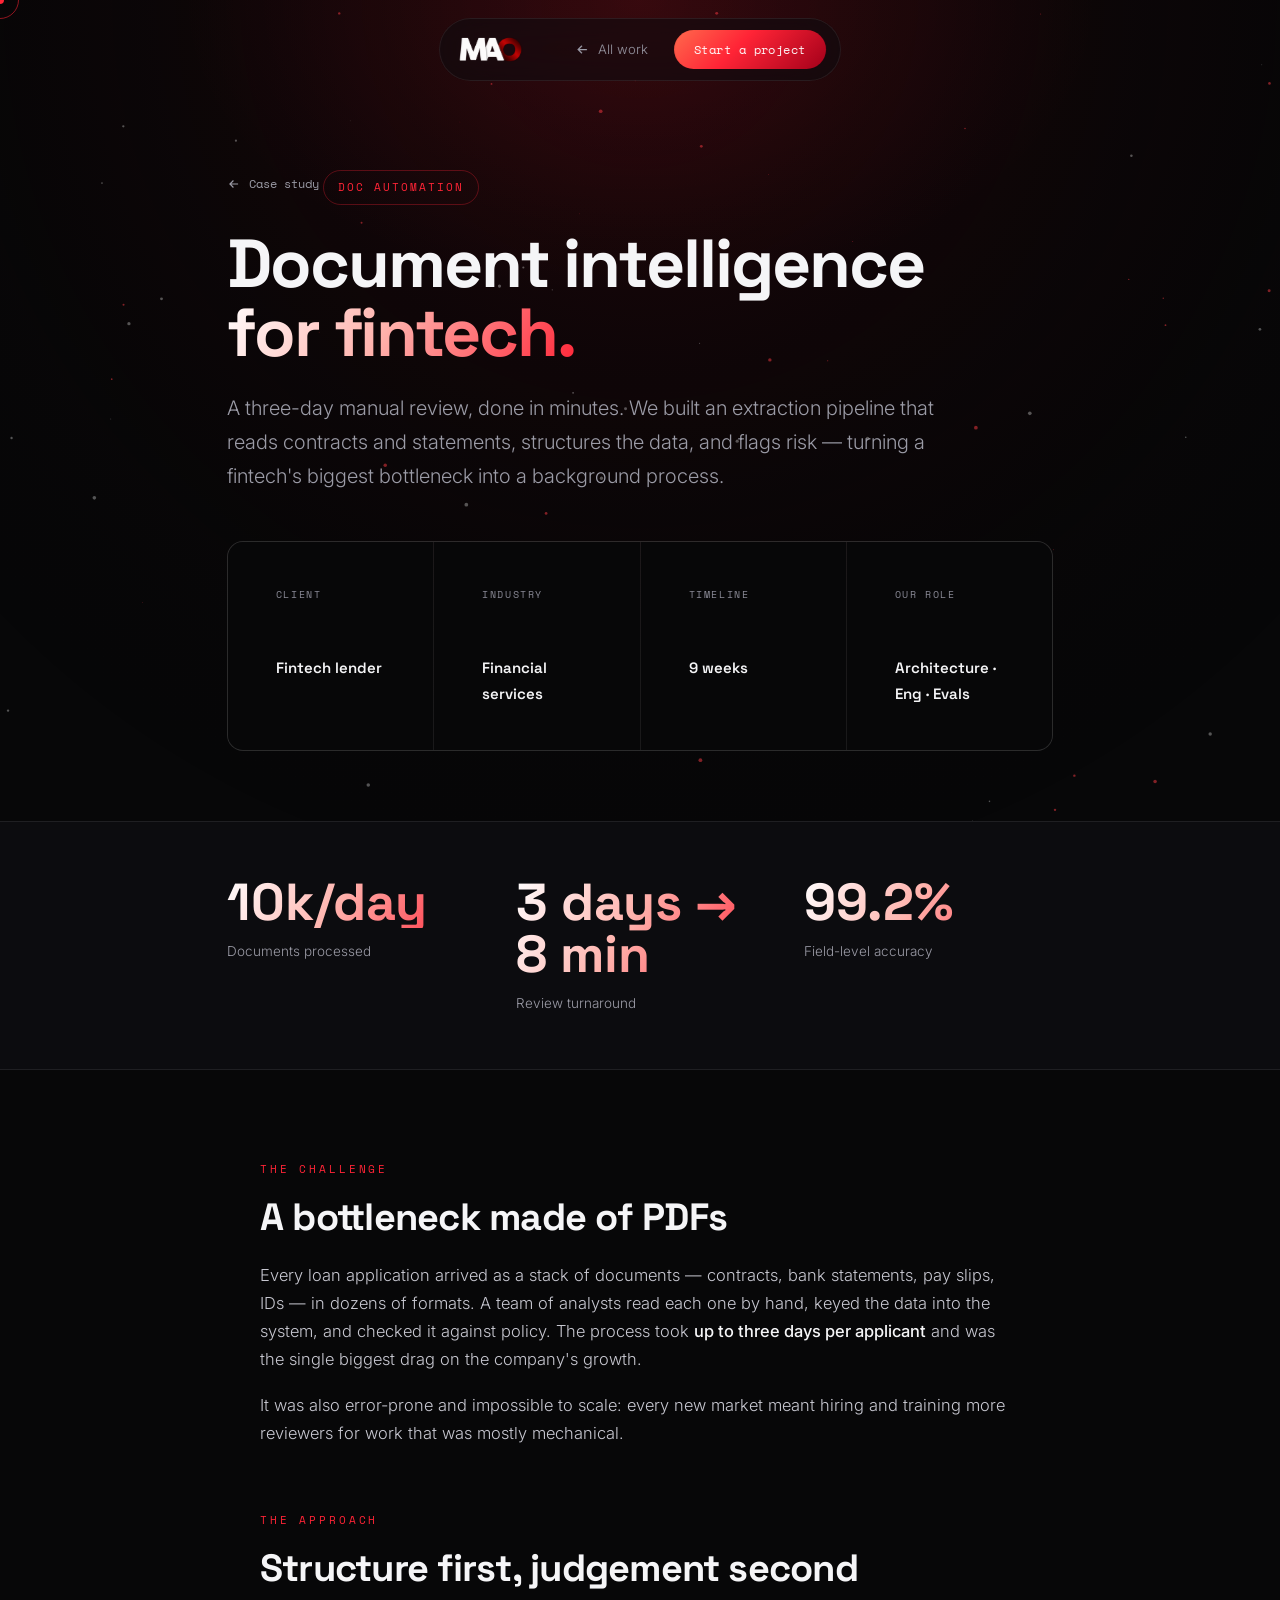
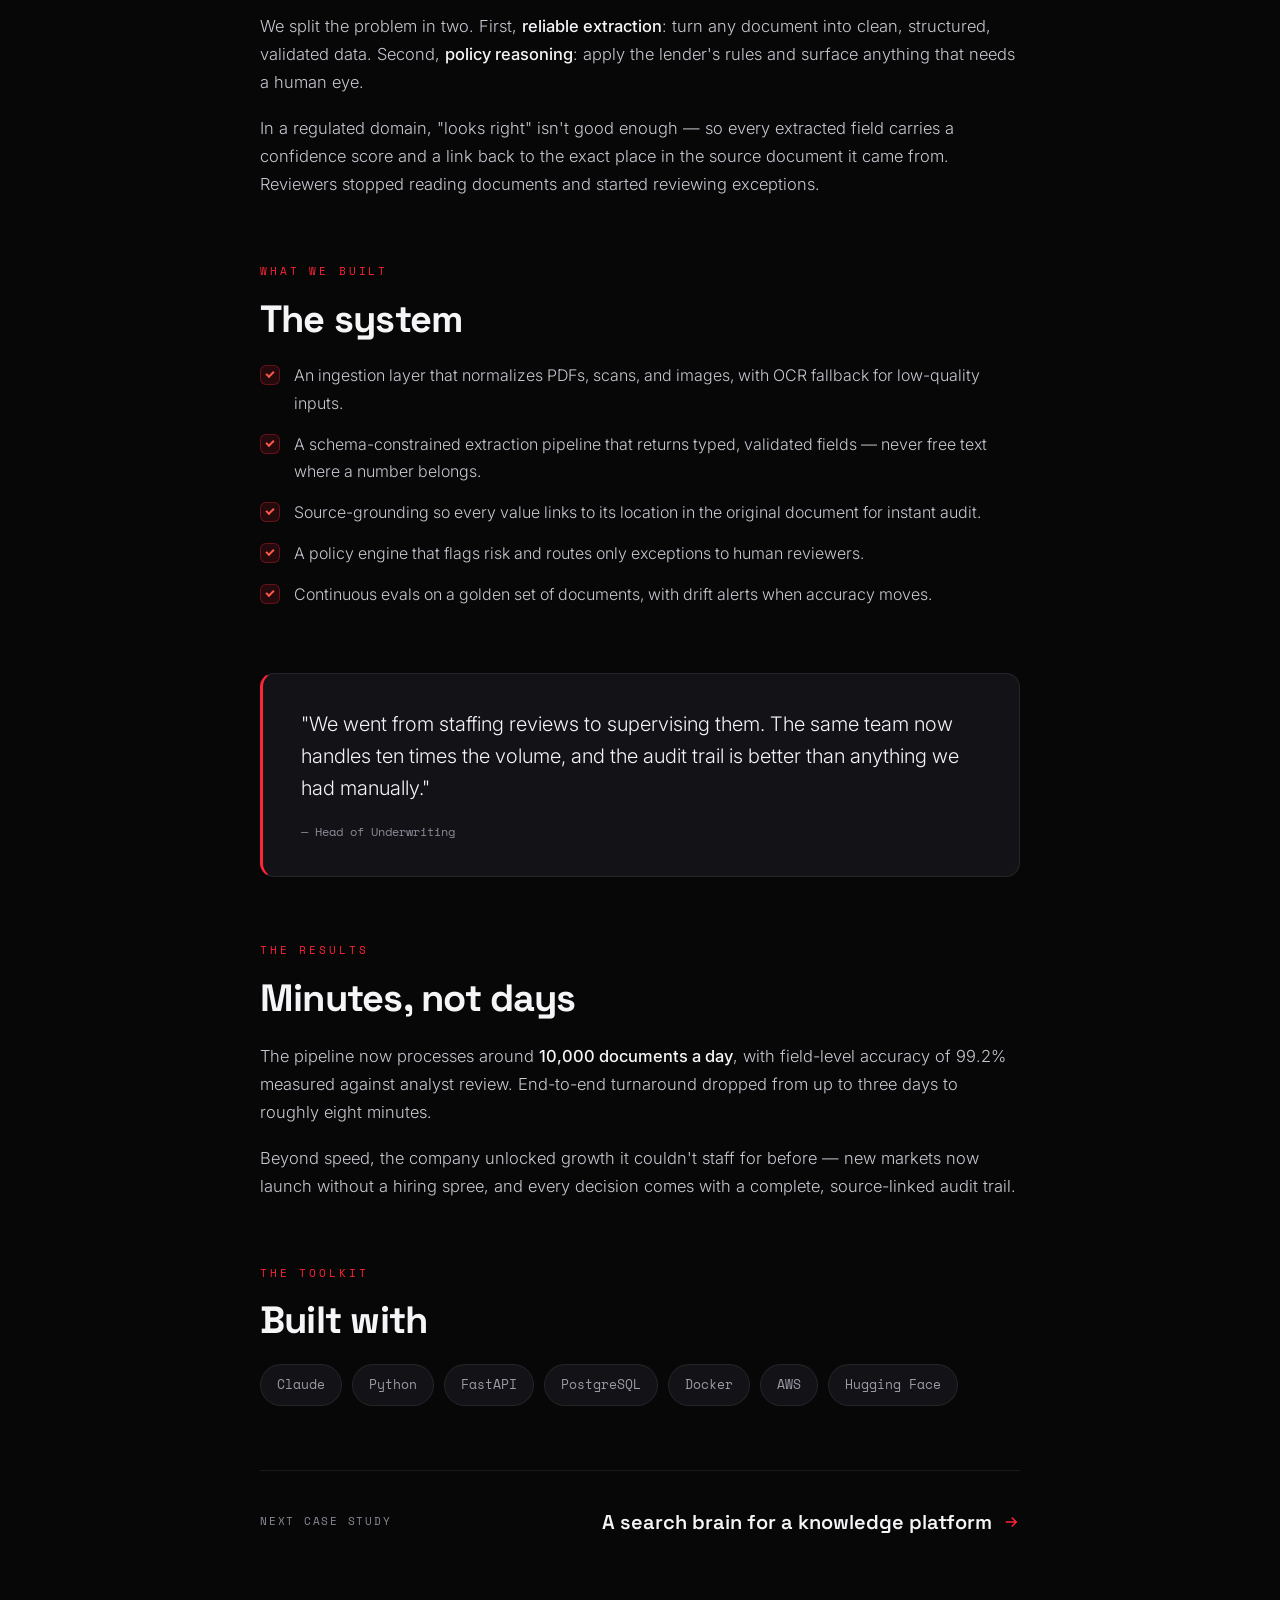
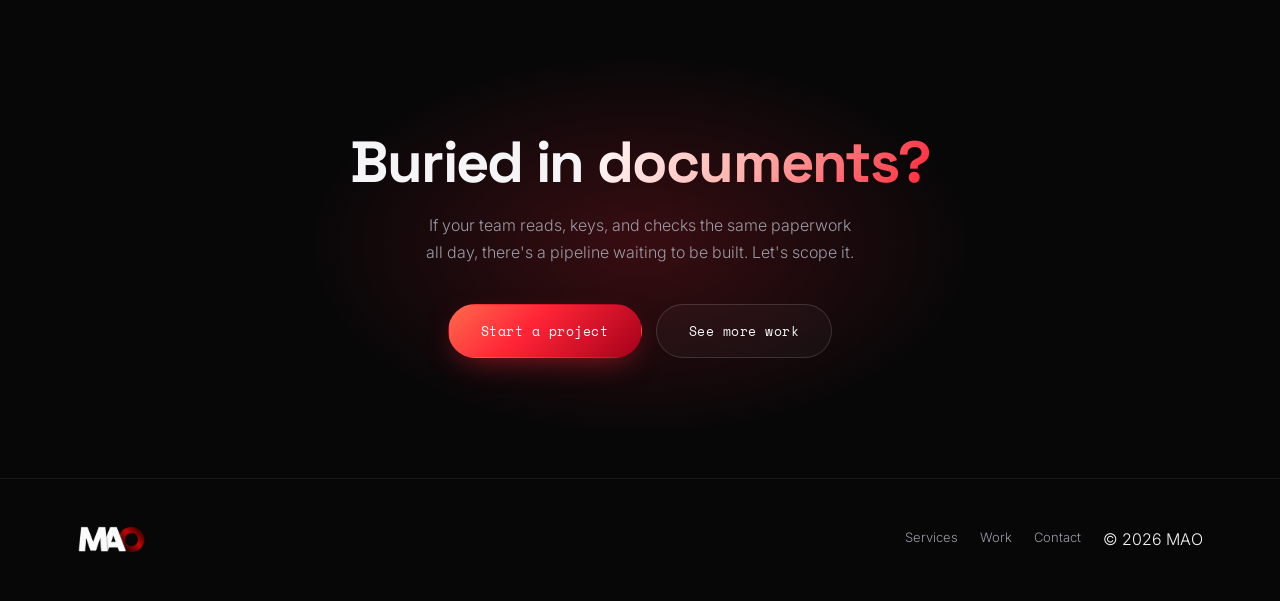
<file: work/document-intelligence.html>
<!DOCTYPE html>
<html lang="en">
<head>
<meta charset="UTF-8">
<meta name="viewport" content="width=device-width, initial-scale=1.0">
<title>Document Intelligence — MAO Case Study</title>
<meta name="description" content="How MAO built a document extraction pipeline that reads contracts and statements, structures the data, and flags risk — processing 10,000 documents a day.">
<meta name="theme-color" content="#070708">
<link rel="icon" type="image/png" href="../assets/mao-logo.png">
<link rel="preconnect" href="https://fonts.googleapis.com">
<link rel="preconnect" href="https://fonts.gstatic.com" crossorigin>
<link href="https://fonts.googleapis.com/css2?family=Space+Grotesk:wght@400;500;600;700&family=Inter:wght@300;400;500;600&family=Space+Mono:wght@400;700&display=swap" rel="stylesheet">
<link rel="stylesheet" href="../assets/case.css">
</head>
<body>
<a class="skip-link" href="#main">Skip to content</a>
<div id="cursor" aria-hidden="true"></div>
<div id="cursor-ring" aria-hidden="true"></div>
<div id="progress" aria-hidden="true"></div>

<nav aria-label="Primary">
  <a class="nav-logo" href="../index.html" aria-label="MAO home"><img src="../assets/mao-logo.png" alt=""></a>
  <span class="nav-spacer"></span>
  <a class="nav-back" href="../index.html#work"><svg viewBox="0 0 24 24"><path d="M19 12H5M11 18l-6-6 6-6"/></svg>All work</a>
  <button class="nav-cta" onclick="location.href='../index.html#cta'">Start a project</button>
</nav>

<main id="main">
  <header class="case-hero">
    <canvas id="case-fx" aria-hidden="true"></canvas>
    <div class="wrap">
      <a class="crumb" href="../index.html#work"><svg viewBox="0 0 24 24"><path d="M19 12H5M11 18l-6-6 6-6"/></svg>Case study</a>
      <span class="case-tag">DOC AUTOMATION</span>
      <h1 class="case-h1">Document intelligence <span class="grad">for fintech.</span></h1>
      <p class="case-sum">A three-day manual review, done in minutes. We built an extraction pipeline that reads contracts and statements, structures the data, and flags risk — turning a fintech's biggest bottleneck into a background process.</p>
      <div class="case-meta">
        <div><div class="k">Client</div><div class="v">Fintech lender</div></div>
        <div><div class="k">Industry</div><div class="v">Financial services</div></div>
        <div><div class="k">Timeline</div><div class="v">9 weeks</div></div>
        <div><div class="k">Our role</div><div class="v">Architecture · Eng · Evals</div></div>
      </div>
    </div>
  </header>

  <section class="metric-band" aria-label="Outcomes">
    <div class="wrap">
      <div class="metric"><div class="num">10k/day</div><div class="cap">Documents processed</div></div>
      <div class="metric"><div class="num">3 days → 8 min</div><div class="cap">Review turnaround</div></div>
      <div class="metric"><div class="num">99.2%</div><div class="cap">Field-level accuracy</div></div>
    </div>
  </section>

  <div class="case-body">
    <section class="case-section">
      <span class="label">THE CHALLENGE</span>
      <h2>A bottleneck made of PDFs</h2>
      <p>Every loan application arrived as a stack of documents — contracts, bank statements, pay slips, IDs — in dozens of formats. A team of analysts read each one by hand, keyed the data into the system, and checked it against policy. The process took <strong>up to three days per applicant</strong> and was the single biggest drag on the company's growth.</p>
      <p>It was also error-prone and impossible to scale: every new market meant hiring and training more reviewers for work that was mostly mechanical.</p>
    </section>

    <section class="case-section">
      <span class="label">THE APPROACH</span>
      <h2>Structure first, judgement second</h2>
      <p>We split the problem in two. First, <strong>reliable extraction</strong>: turn any document into clean, structured, validated data. Second, <strong>policy reasoning</strong>: apply the lender's rules and surface anything that needs a human eye.</p>
      <p>In a regulated domain, "looks right" isn't good enough — so every extracted field carries a confidence score and a link back to the exact place in the source document it came from. Reviewers stopped reading documents and started reviewing exceptions.</p>
    </section>

    <section class="case-section">
      <span class="label">WHAT WE BUILT</span>
      <h2>The system</h2>
      <ul class="feature-list">
        <li>An ingestion layer that normalizes PDFs, scans, and images, with OCR fallback for low-quality inputs.</li>
        <li>A schema-constrained extraction pipeline that returns typed, validated fields — never free text where a number belongs.</li>
        <li>Source-grounding so every value links to its location in the original document for instant audit.</li>
        <li>A policy engine that flags risk and routes only exceptions to human reviewers.</li>
        <li>Continuous evals on a golden set of documents, with drift alerts when accuracy moves.</li>
      </ul>
    </section>

    <div class="pullquote">
      <p>"We went from staffing reviews to supervising them. The same team now handles ten times the volume, and the audit trail is better than anything we had manually."</p>
      <div class="by">— Head of Underwriting</div>
    </div>

    <section class="case-section">
      <span class="label">THE RESULTS</span>
      <h2>Minutes, not days</h2>
      <p>The pipeline now processes around <strong>10,000 documents a day</strong>, with field-level accuracy of 99.2% measured against analyst review. End-to-end turnaround dropped from up to three days to roughly eight minutes.</p>
      <p>Beyond speed, the company unlocked growth it couldn't staff for before — new markets now launch without a hiring spree, and every decision comes with a complete, source-linked audit trail.</p>
    </section>

    <section class="case-section">
      <span class="label">THE TOOLKIT</span>
      <h2>Built with</h2>
      <div class="tech-chips"><span>Claude</span><span>Python</span><span>FastAPI</span><span>PostgreSQL</span><span>Docker</span><span>AWS</span><span>Hugging Face</span></div>
    </section>

    <nav class="case-next" aria-label="More work">
      <span class="nx-k">NEXT CASE STUDY</span>
      <a href="knowledge-search.html">A search brain for a knowledge platform <svg viewBox="0 0 24 24"><path d="M5 12h14M13 6l6 6-6 6"/></svg></a>
    </nav>
  </div>
</main>

<section class="cta-strip">
  <div class="in">
    <h2>Buried in <span class="grad">documents?</span></h2>
    <p>If your team reads, keys, and checks the same paperwork all day, there's a pipeline waiting to be built. Let's scope it.</p>
    <div class="cta-btns">
      <button class="btn btn-primary" onclick="location.href='../index.html#cta'">Start a project</button>
      <button class="btn btn-ghost" onclick="location.href='../index.html#work'">See more work</button>
    </div>
  </div>
</section>

<footer>
  <a class="l" href="../index.html" aria-label="MAO home"><img src="../assets/mao-logo.png" alt="MAO"></a>
  <div class="r">
    <a href="../index.html#services">Services</a>
    <a href="../index.html#work">Work</a>
    <a href="mailto:hello@mao-webs.com">Contact</a>
    <span>© <span data-year>2026</span> MAO</span>
  </div>
</footer>

<script src="../assets/case.js"></script>
</body>
</html>
</file>
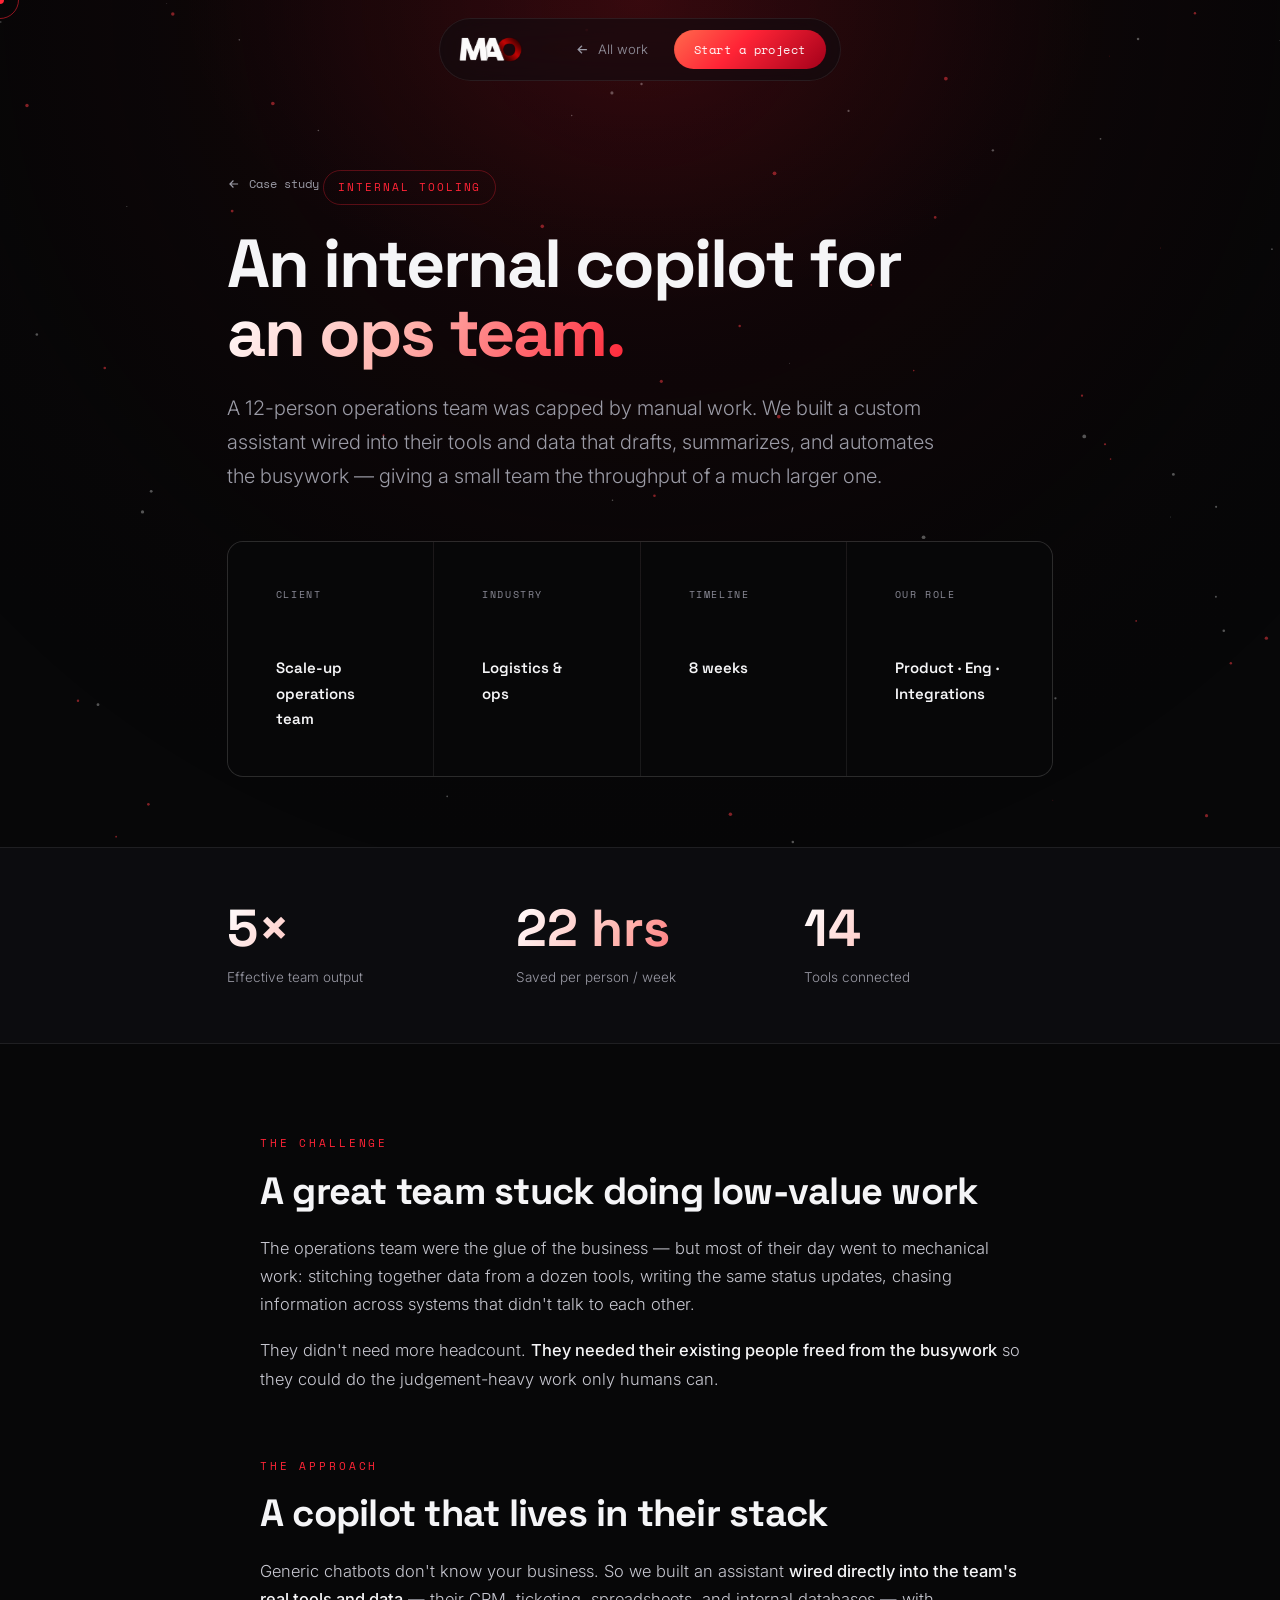
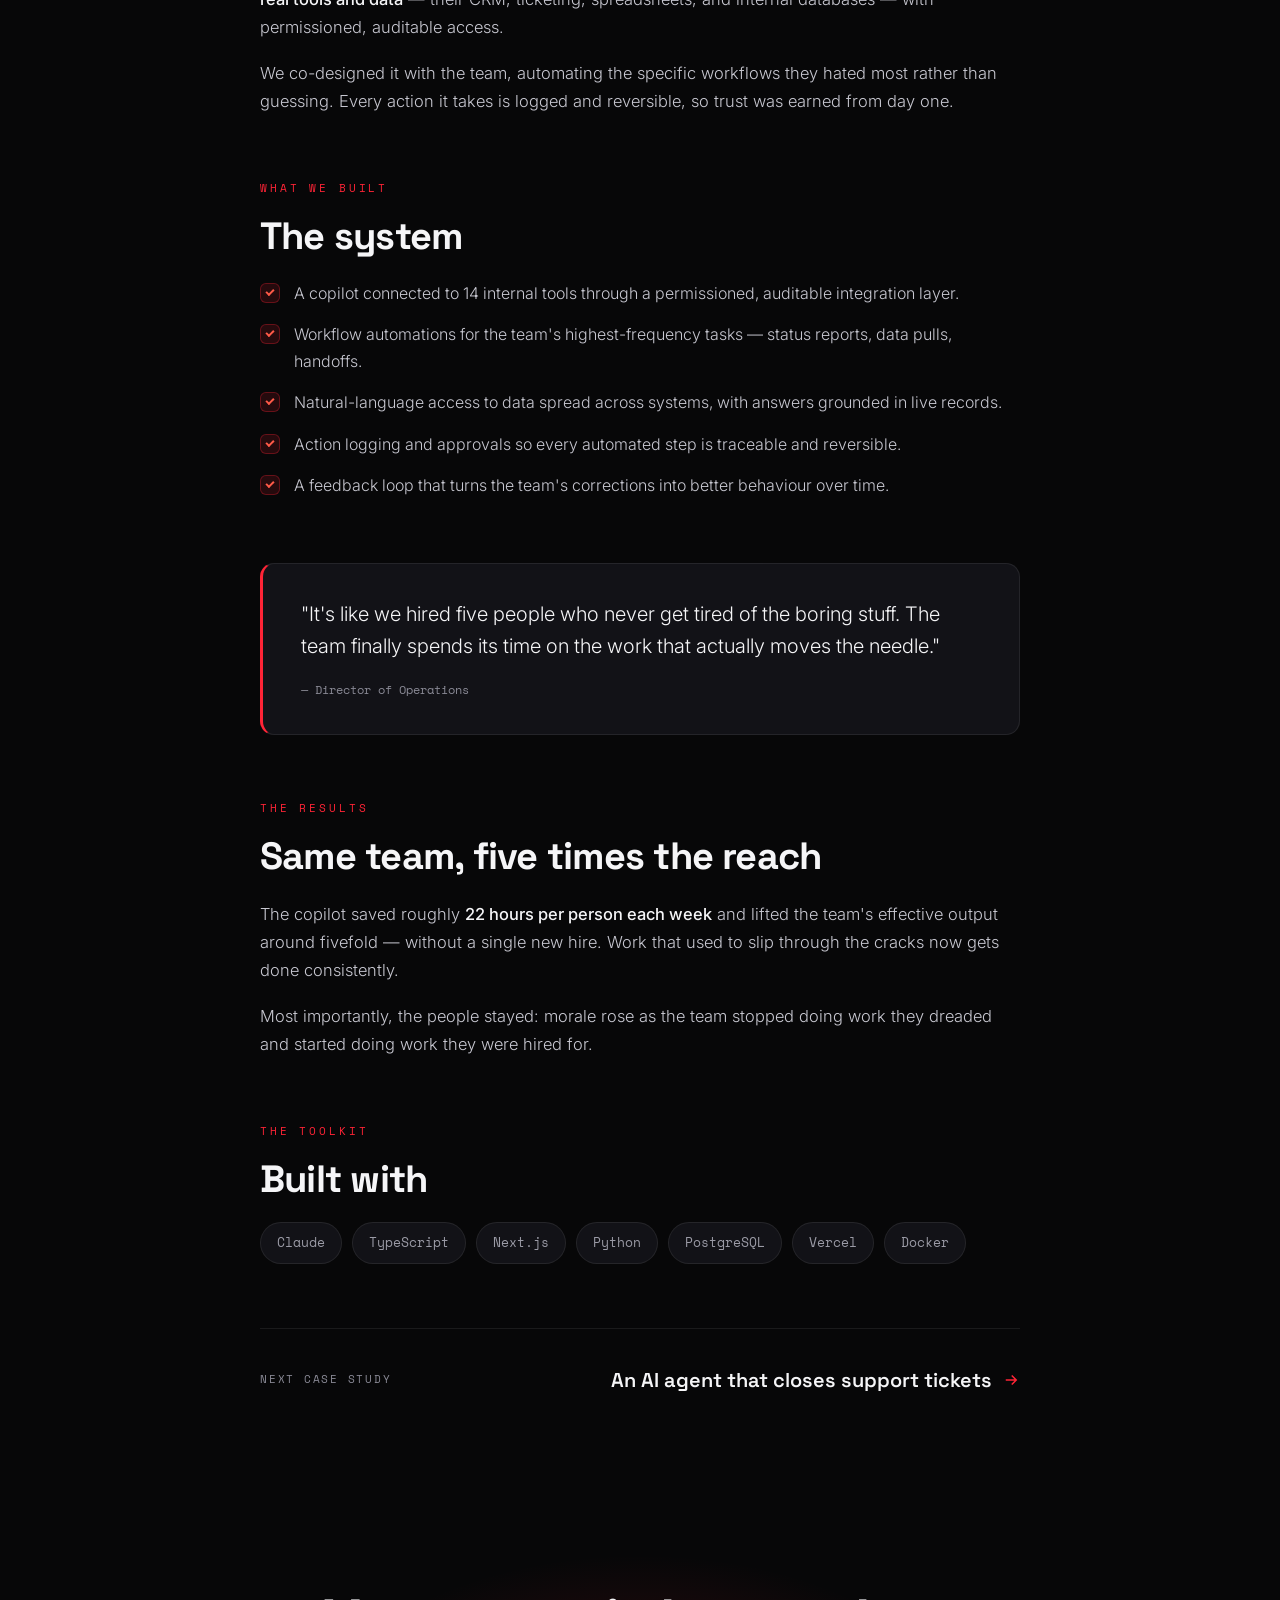
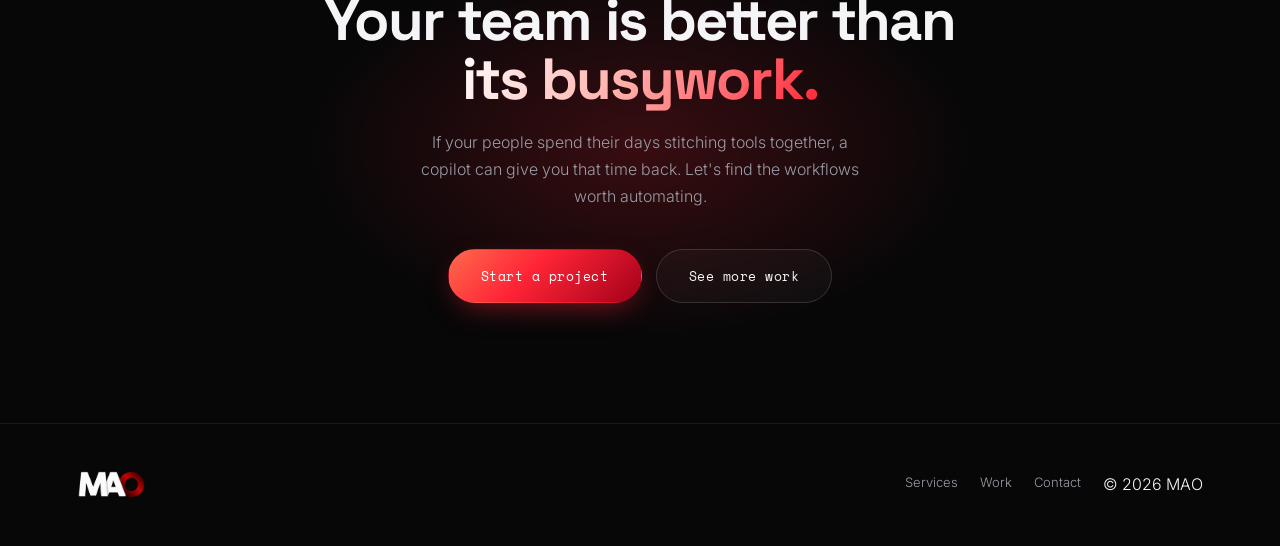
<file: work/internal-copilot.html>
<!DOCTYPE html>
<html lang="en">
<head>
<meta charset="UTF-8">
<meta name="viewport" content="width=device-width, initial-scale=1.0">
<title>Internal Copilot — MAO Case Study</title>
<meta name="description" content="How MAO built a custom internal copilot wired into an ops team's tools and data — giving a 12-person team the output of a much larger one.">
<meta name="theme-color" content="#070708">
<link rel="icon" type="image/png" href="../assets/mao-logo.png">
<link rel="preconnect" href="https://fonts.googleapis.com">
<link rel="preconnect" href="https://fonts.gstatic.com" crossorigin>
<link href="https://fonts.googleapis.com/css2?family=Space+Grotesk:wght@400;500;600;700&family=Inter:wght@300;400;500;600&family=Space+Mono:wght@400;700&display=swap" rel="stylesheet">
<link rel="stylesheet" href="../assets/case.css">
</head>
<body>
<a class="skip-link" href="#main">Skip to content</a>
<div id="cursor" aria-hidden="true"></div>
<div id="cursor-ring" aria-hidden="true"></div>
<div id="progress" aria-hidden="true"></div>

<nav aria-label="Primary">
  <a class="nav-logo" href="../index.html" aria-label="MAO home"><img src="../assets/mao-logo.png" alt=""></a>
  <span class="nav-spacer"></span>
  <a class="nav-back" href="../index.html#work"><svg viewBox="0 0 24 24"><path d="M19 12H5M11 18l-6-6 6-6"/></svg>All work</a>
  <button class="nav-cta" onclick="location.href='../index.html#cta'">Start a project</button>
</nav>

<main id="main">
  <header class="case-hero">
    <canvas id="case-fx" aria-hidden="true"></canvas>
    <div class="wrap">
      <a class="crumb" href="../index.html#work"><svg viewBox="0 0 24 24"><path d="M19 12H5M11 18l-6-6 6-6"/></svg>Case study</a>
      <span class="case-tag">INTERNAL TOOLING</span>
      <h1 class="case-h1">An internal copilot for <span class="grad">an ops team.</span></h1>
      <p class="case-sum">A 12-person operations team was capped by manual work. We built a custom assistant wired into their tools and data that drafts, summarizes, and automates the busywork — giving a small team the throughput of a much larger one.</p>
      <div class="case-meta">
        <div><div class="k">Client</div><div class="v">Scale-up operations team</div></div>
        <div><div class="k">Industry</div><div class="v">Logistics &amp; ops</div></div>
        <div><div class="k">Timeline</div><div class="v">8 weeks</div></div>
        <div><div class="k">Our role</div><div class="v">Product · Eng · Integrations</div></div>
      </div>
    </div>
  </header>

  <section class="metric-band" aria-label="Outcomes">
    <div class="wrap">
      <div class="metric"><div class="num">5×</div><div class="cap">Effective team output</div></div>
      <div class="metric"><div class="num">22 hrs</div><div class="cap">Saved per person / week</div></div>
      <div class="metric"><div class="num">14</div><div class="cap">Tools connected</div></div>
    </div>
  </section>

  <div class="case-body">
    <section class="case-section">
      <span class="label">THE CHALLENGE</span>
      <h2>A great team stuck doing low-value work</h2>
      <p>The operations team were the glue of the business — but most of their day went to mechanical work: stitching together data from a dozen tools, writing the same status updates, chasing information across systems that didn't talk to each other.</p>
      <p>They didn't need more headcount. <strong>They needed their existing people freed from the busywork</strong> so they could do the judgement-heavy work only humans can.</p>
    </section>

    <section class="case-section">
      <span class="label">THE APPROACH</span>
      <h2>A copilot that lives in their stack</h2>
      <p>Generic chatbots don't know your business. So we built an assistant <strong>wired directly into the team's real tools and data</strong> — their CRM, ticketing, spreadsheets, and internal databases — with permissioned, auditable access.</p>
      <p>We co-designed it with the team, automating the specific workflows they hated most rather than guessing. Every action it takes is logged and reversible, so trust was earned from day one.</p>
    </section>

    <section class="case-section">
      <span class="label">WHAT WE BUILT</span>
      <h2>The system</h2>
      <ul class="feature-list">
        <li>A copilot connected to 14 internal tools through a permissioned, auditable integration layer.</li>
        <li>Workflow automations for the team's highest-frequency tasks — status reports, data pulls, handoffs.</li>
        <li>Natural-language access to data spread across systems, with answers grounded in live records.</li>
        <li>Action logging and approvals so every automated step is traceable and reversible.</li>
        <li>A feedback loop that turns the team's corrections into better behaviour over time.</li>
      </ul>
    </section>

    <div class="pullquote">
      <p>"It's like we hired five people who never get tired of the boring stuff. The team finally spends its time on the work that actually moves the needle."</p>
      <div class="by">— Director of Operations</div>
    </div>

    <section class="case-section">
      <span class="label">THE RESULTS</span>
      <h2>Same team, five times the reach</h2>
      <p>The copilot saved roughly <strong>22 hours per person each week</strong> and lifted the team's effective output around fivefold — without a single new hire. Work that used to slip through the cracks now gets done consistently.</p>
      <p>Most importantly, the people stayed: morale rose as the team stopped doing work they dreaded and started doing work they were hired for.</p>
    </section>

    <section class="case-section">
      <span class="label">THE TOOLKIT</span>
      <h2>Built with</h2>
      <div class="tech-chips"><span>Claude</span><span>TypeScript</span><span>Next.js</span><span>Python</span><span>PostgreSQL</span><span>Vercel</span><span>Docker</span></div>
    </section>

    <nav class="case-next" aria-label="More work">
      <span class="nx-k">NEXT CASE STUDY</span>
      <a href="support-copilot.html">An AI agent that closes support tickets <svg viewBox="0 0 24 24"><path d="M5 12h14M13 6l6 6-6 6"/></svg></a>
    </nav>
  </div>
</main>

<section class="cta-strip">
  <div class="in">
    <h2>Your team is better than <span class="grad">its busywork.</span></h2>
    <p>If your people spend their days stitching tools together, a copilot can give you that time back. Let's find the workflows worth automating.</p>
    <div class="cta-btns">
      <button class="btn btn-primary" onclick="location.href='../index.html#cta'">Start a project</button>
      <button class="btn btn-ghost" onclick="location.href='../index.html#work'">See more work</button>
    </div>
  </div>
</section>

<footer>
  <a class="l" href="../index.html" aria-label="MAO home"><img src="../assets/mao-logo.png" alt="MAO"></a>
  <div class="r">
    <a href="../index.html#services">Services</a>
    <a href="../index.html#work">Work</a>
    <a href="mailto:hello@mao-webs.com">Contact</a>
    <span>© <span data-year>2026</span> MAO</span>
  </div>
</footer>

<script src="../assets/case.js"></script>
</body>
</html>
</file>
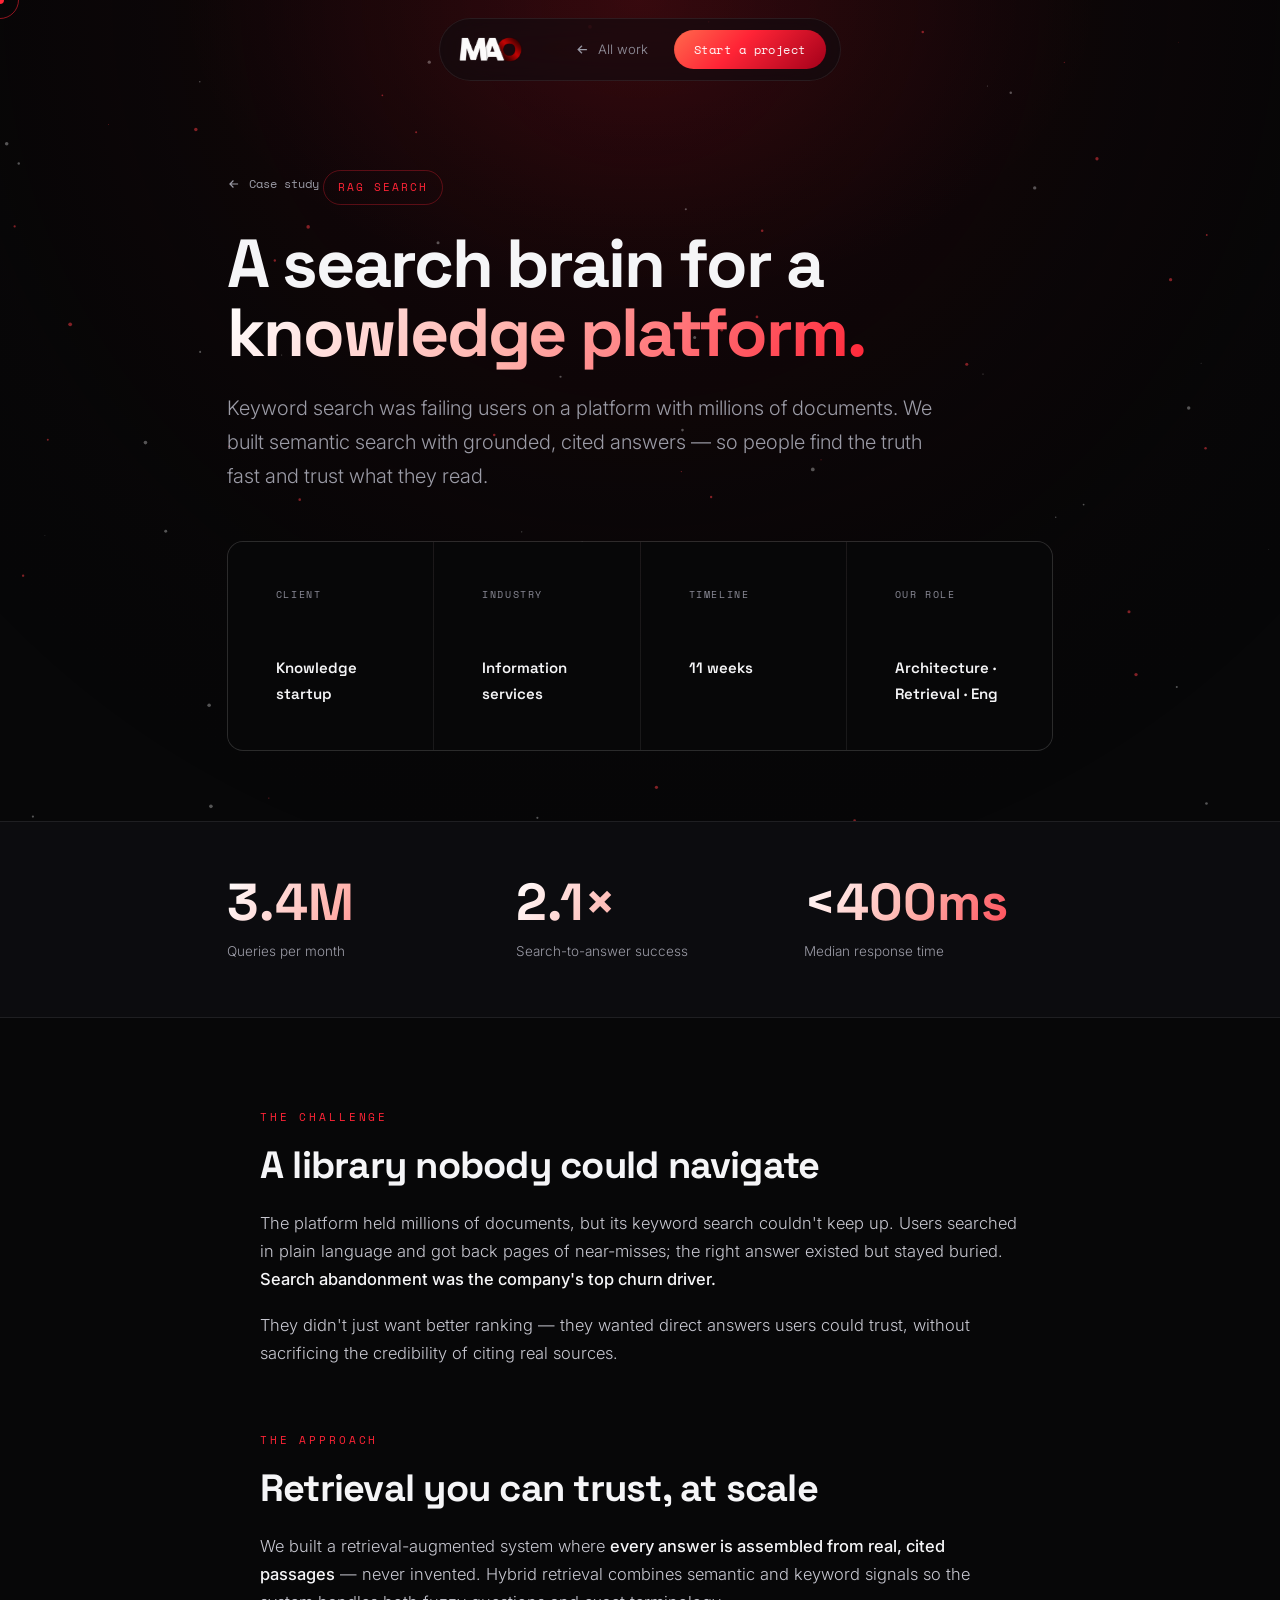
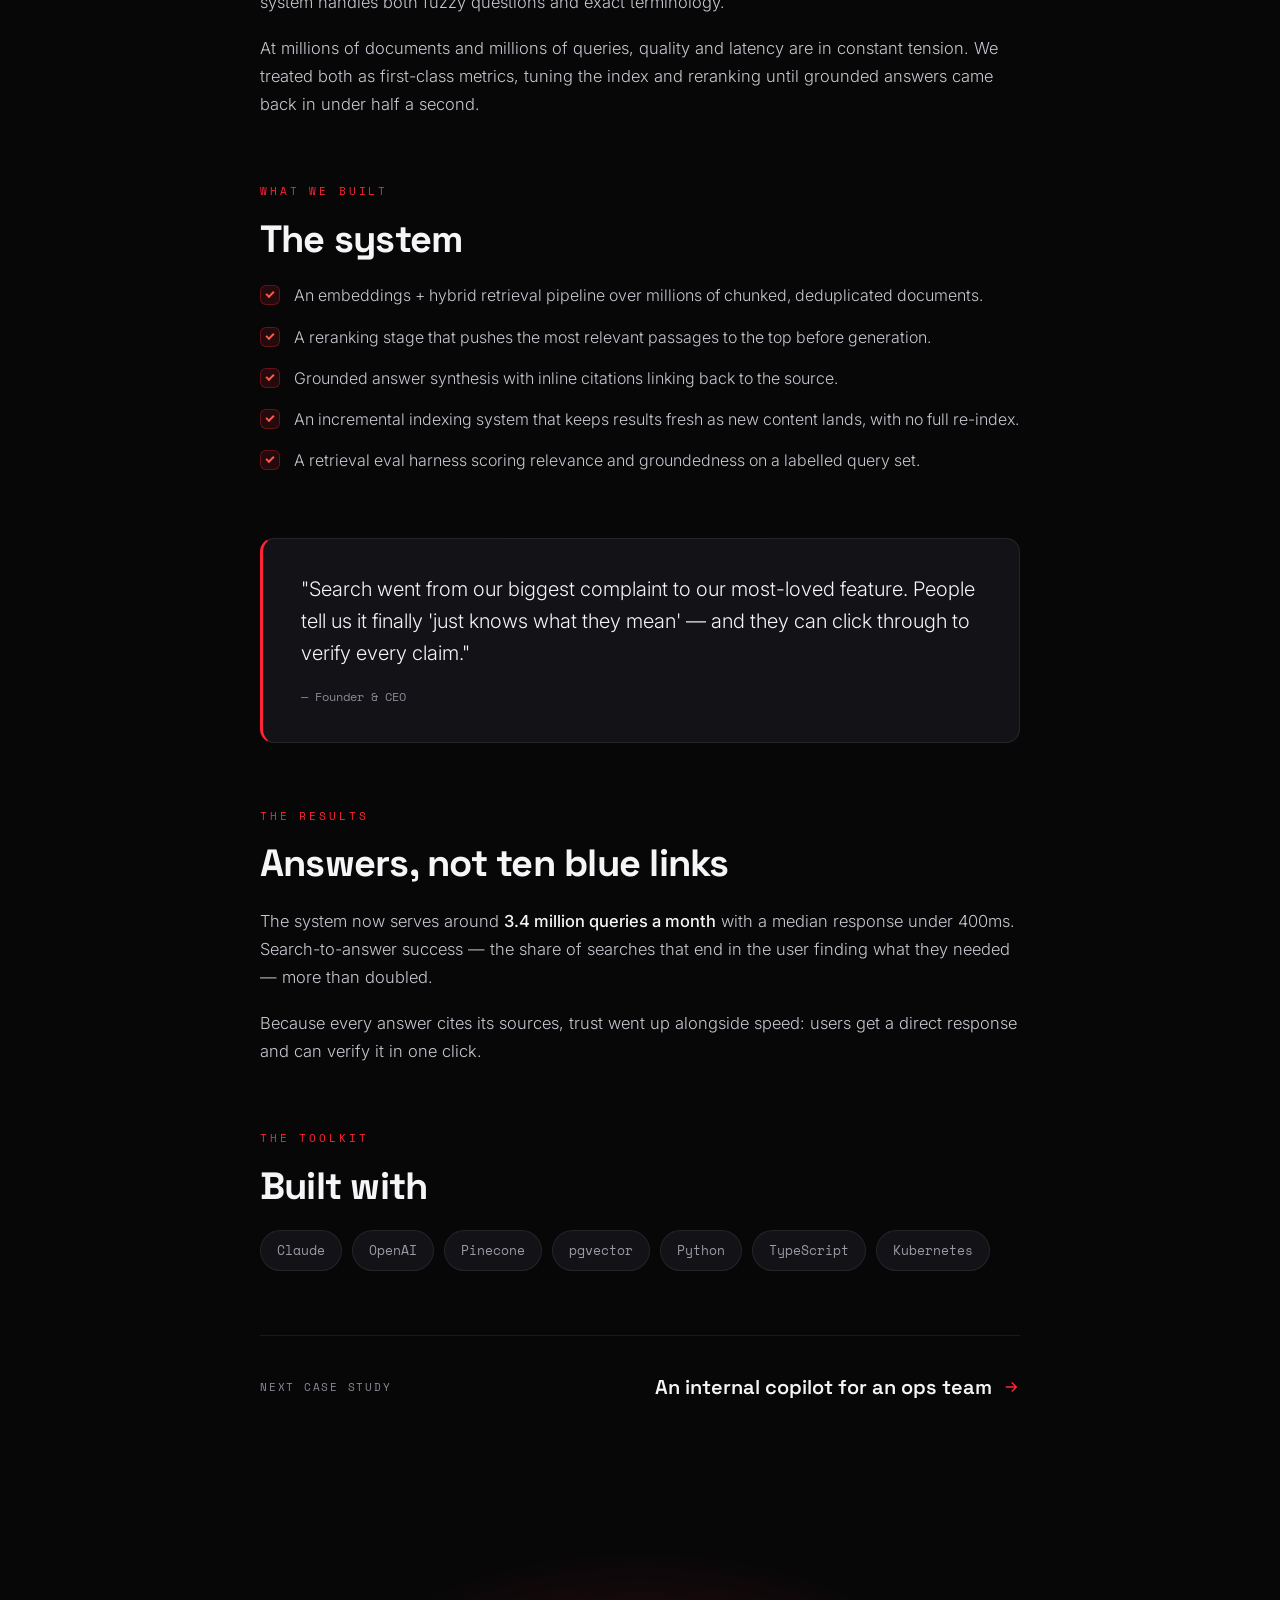
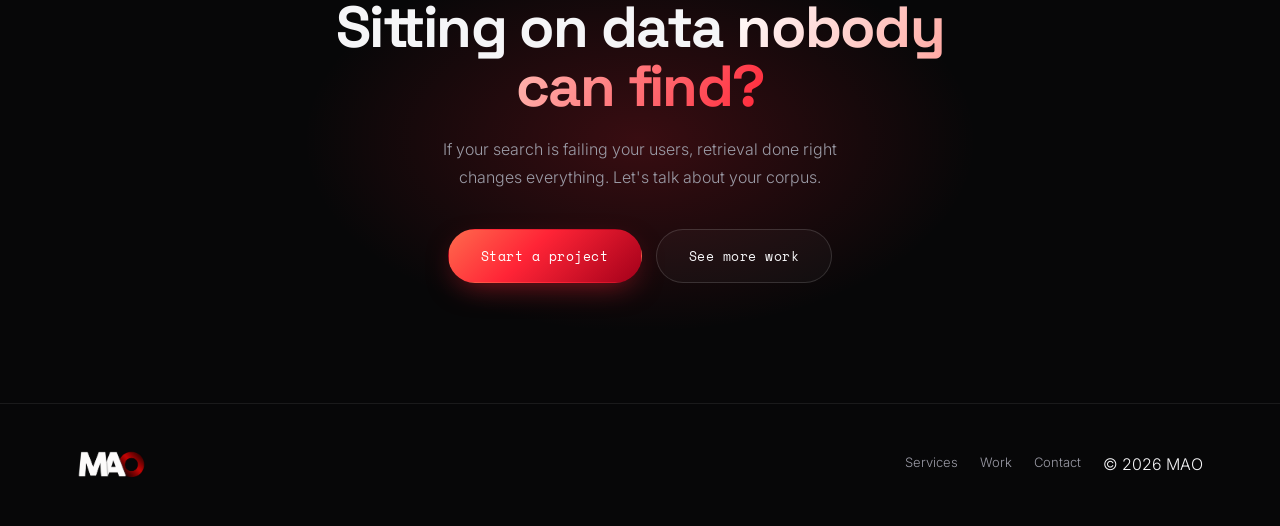
<file: work/knowledge-search.html>
<!DOCTYPE html>
<html lang="en">
<head>
<meta charset="UTF-8">
<meta name="viewport" content="width=device-width, initial-scale=1.0">
<title>Knowledge Search — MAO Case Study</title>
<meta name="description" content="How MAO built semantic search over millions of documents with grounded, cited answers — serving 3.4M queries a month.">
<meta name="theme-color" content="#070708">
<link rel="icon" type="image/png" href="../assets/mao-logo.png">
<link rel="preconnect" href="https://fonts.googleapis.com">
<link rel="preconnect" href="https://fonts.gstatic.com" crossorigin>
<link href="https://fonts.googleapis.com/css2?family=Space+Grotesk:wght@400;500;600;700&family=Inter:wght@300;400;500;600&family=Space+Mono:wght@400;700&display=swap" rel="stylesheet">
<link rel="stylesheet" href="../assets/case.css">
</head>
<body>
<a class="skip-link" href="#main">Skip to content</a>
<div id="cursor" aria-hidden="true"></div>
<div id="cursor-ring" aria-hidden="true"></div>
<div id="progress" aria-hidden="true"></div>

<nav aria-label="Primary">
  <a class="nav-logo" href="../index.html" aria-label="MAO home"><img src="../assets/mao-logo.png" alt=""></a>
  <span class="nav-spacer"></span>
  <a class="nav-back" href="../index.html#work"><svg viewBox="0 0 24 24"><path d="M19 12H5M11 18l-6-6 6-6"/></svg>All work</a>
  <button class="nav-cta" onclick="location.href='../index.html#cta'">Start a project</button>
</nav>

<main id="main">
  <header class="case-hero">
    <canvas id="case-fx" aria-hidden="true"></canvas>
    <div class="wrap">
      <a class="crumb" href="../index.html#work"><svg viewBox="0 0 24 24"><path d="M19 12H5M11 18l-6-6 6-6"/></svg>Case study</a>
      <span class="case-tag">RAG SEARCH</span>
      <h1 class="case-h1">A search brain for a <span class="grad">knowledge platform.</span></h1>
      <p class="case-sum">Keyword search was failing users on a platform with millions of documents. We built semantic search with grounded, cited answers — so people find the truth fast and trust what they read.</p>
      <div class="case-meta">
        <div><div class="k">Client</div><div class="v">Knowledge startup</div></div>
        <div><div class="k">Industry</div><div class="v">Information services</div></div>
        <div><div class="k">Timeline</div><div class="v">11 weeks</div></div>
        <div><div class="k">Our role</div><div class="v">Architecture · Retrieval · Eng</div></div>
      </div>
    </div>
  </header>

  <section class="metric-band" aria-label="Outcomes">
    <div class="wrap">
      <div class="metric"><div class="num">3.4M</div><div class="cap">Queries per month</div></div>
      <div class="metric"><div class="num">2.1×</div><div class="cap">Search-to-answer success</div></div>
      <div class="metric"><div class="num">&lt;400ms</div><div class="cap">Median response time</div></div>
    </div>
  </section>

  <div class="case-body">
    <section class="case-section">
      <span class="label">THE CHALLENGE</span>
      <h2>A library nobody could navigate</h2>
      <p>The platform held millions of documents, but its keyword search couldn't keep up. Users searched in plain language and got back pages of near-misses; the right answer existed but stayed buried. <strong>Search abandonment was the company's top churn driver.</strong></p>
      <p>They didn't just want better ranking — they wanted direct answers users could trust, without sacrificing the credibility of citing real sources.</p>
    </section>

    <section class="case-section">
      <span class="label">THE APPROACH</span>
      <h2>Retrieval you can trust, at scale</h2>
      <p>We built a retrieval-augmented system where <strong>every answer is assembled from real, cited passages</strong> — never invented. Hybrid retrieval combines semantic and keyword signals so the system handles both fuzzy questions and exact terminology.</p>
      <p>At millions of documents and millions of queries, quality and latency are in constant tension. We treated both as first-class metrics, tuning the index and reranking until grounded answers came back in under half a second.</p>
    </section>

    <section class="case-section">
      <span class="label">WHAT WE BUILT</span>
      <h2>The system</h2>
      <ul class="feature-list">
        <li>An embeddings + hybrid retrieval pipeline over millions of chunked, deduplicated documents.</li>
        <li>A reranking stage that pushes the most relevant passages to the top before generation.</li>
        <li>Grounded answer synthesis with inline citations linking back to the source.</li>
        <li>An incremental indexing system that keeps results fresh as new content lands, with no full re-index.</li>
        <li>A retrieval eval harness scoring relevance and groundedness on a labelled query set.</li>
      </ul>
    </section>

    <div class="pullquote">
      <p>"Search went from our biggest complaint to our most-loved feature. People tell us it finally 'just knows what they mean' — and they can click through to verify every claim."</p>
      <div class="by">— Founder &amp; CEO</div>
    </div>

    <section class="case-section">
      <span class="label">THE RESULTS</span>
      <h2>Answers, not ten blue links</h2>
      <p>The system now serves around <strong>3.4 million queries a month</strong> with a median response under 400ms. Search-to-answer success — the share of searches that end in the user finding what they needed — more than doubled.</p>
      <p>Because every answer cites its sources, trust went up alongside speed: users get a direct response and can verify it in one click.</p>
    </section>

    <section class="case-section">
      <span class="label">THE TOOLKIT</span>
      <h2>Built with</h2>
      <div class="tech-chips"><span>Claude</span><span>OpenAI</span><span>Pinecone</span><span>pgvector</span><span>Python</span><span>TypeScript</span><span>Kubernetes</span></div>
    </section>

    <nav class="case-next" aria-label="More work">
      <span class="nx-k">NEXT CASE STUDY</span>
      <a href="internal-copilot.html">An internal copilot for an ops team <svg viewBox="0 0 24 24"><path d="M5 12h14M13 6l6 6-6 6"/></svg></a>
    </nav>
  </div>
</main>

<section class="cta-strip">
  <div class="in">
    <h2>Sitting on data <span class="grad">nobody can find?</span></h2>
    <p>If your search is failing your users, retrieval done right changes everything. Let's talk about your corpus.</p>
    <div class="cta-btns">
      <button class="btn btn-primary" onclick="location.href='../index.html#cta'">Start a project</button>
      <button class="btn btn-ghost" onclick="location.href='../index.html#work'">See more work</button>
    </div>
  </div>
</section>

<footer>
  <a class="l" href="../index.html" aria-label="MAO home"><img src="../assets/mao-logo.png" alt="MAO"></a>
  <div class="r">
    <a href="../index.html#services">Services</a>
    <a href="../index.html#work">Work</a>
    <a href="mailto:hello@mao-webs.com">Contact</a>
    <span>© <span data-year>2026</span> MAO</span>
  </div>
</footer>

<script src="../assets/case.js"></script>
</body>
</html>
</file>
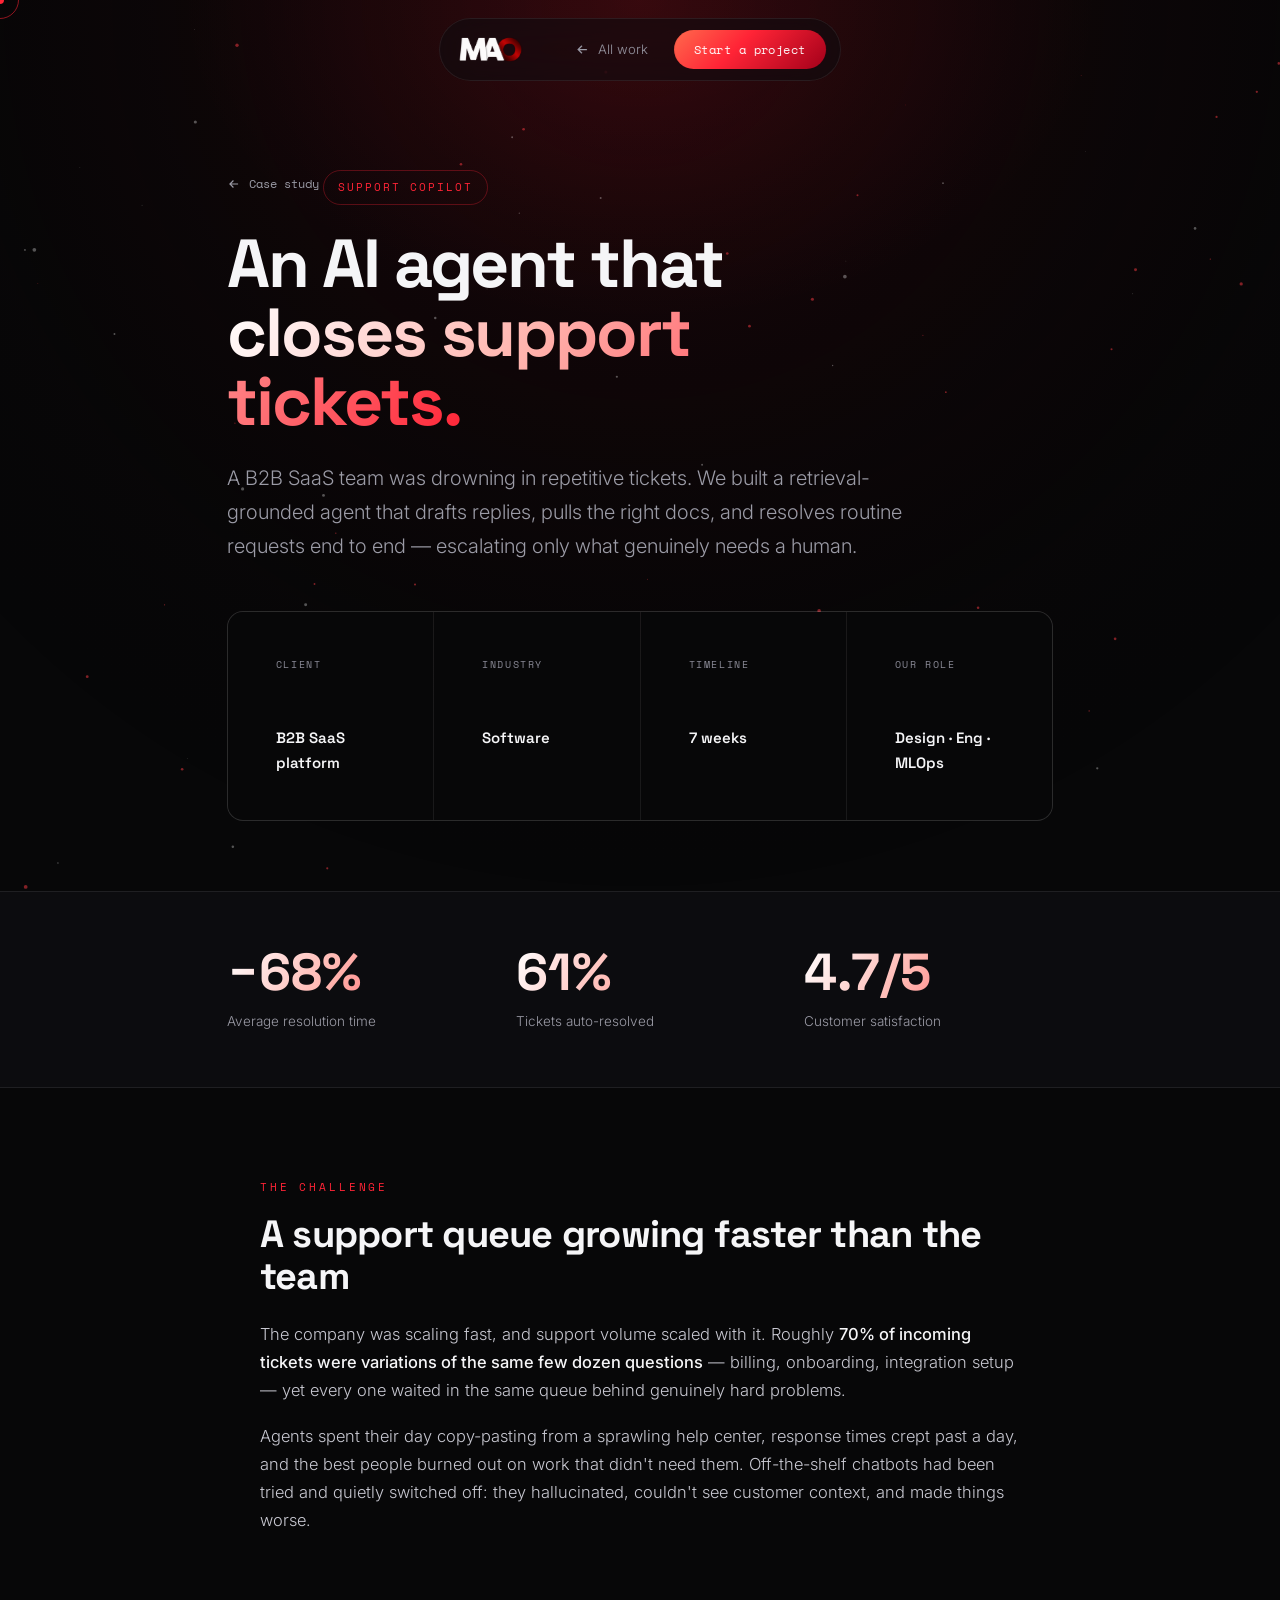
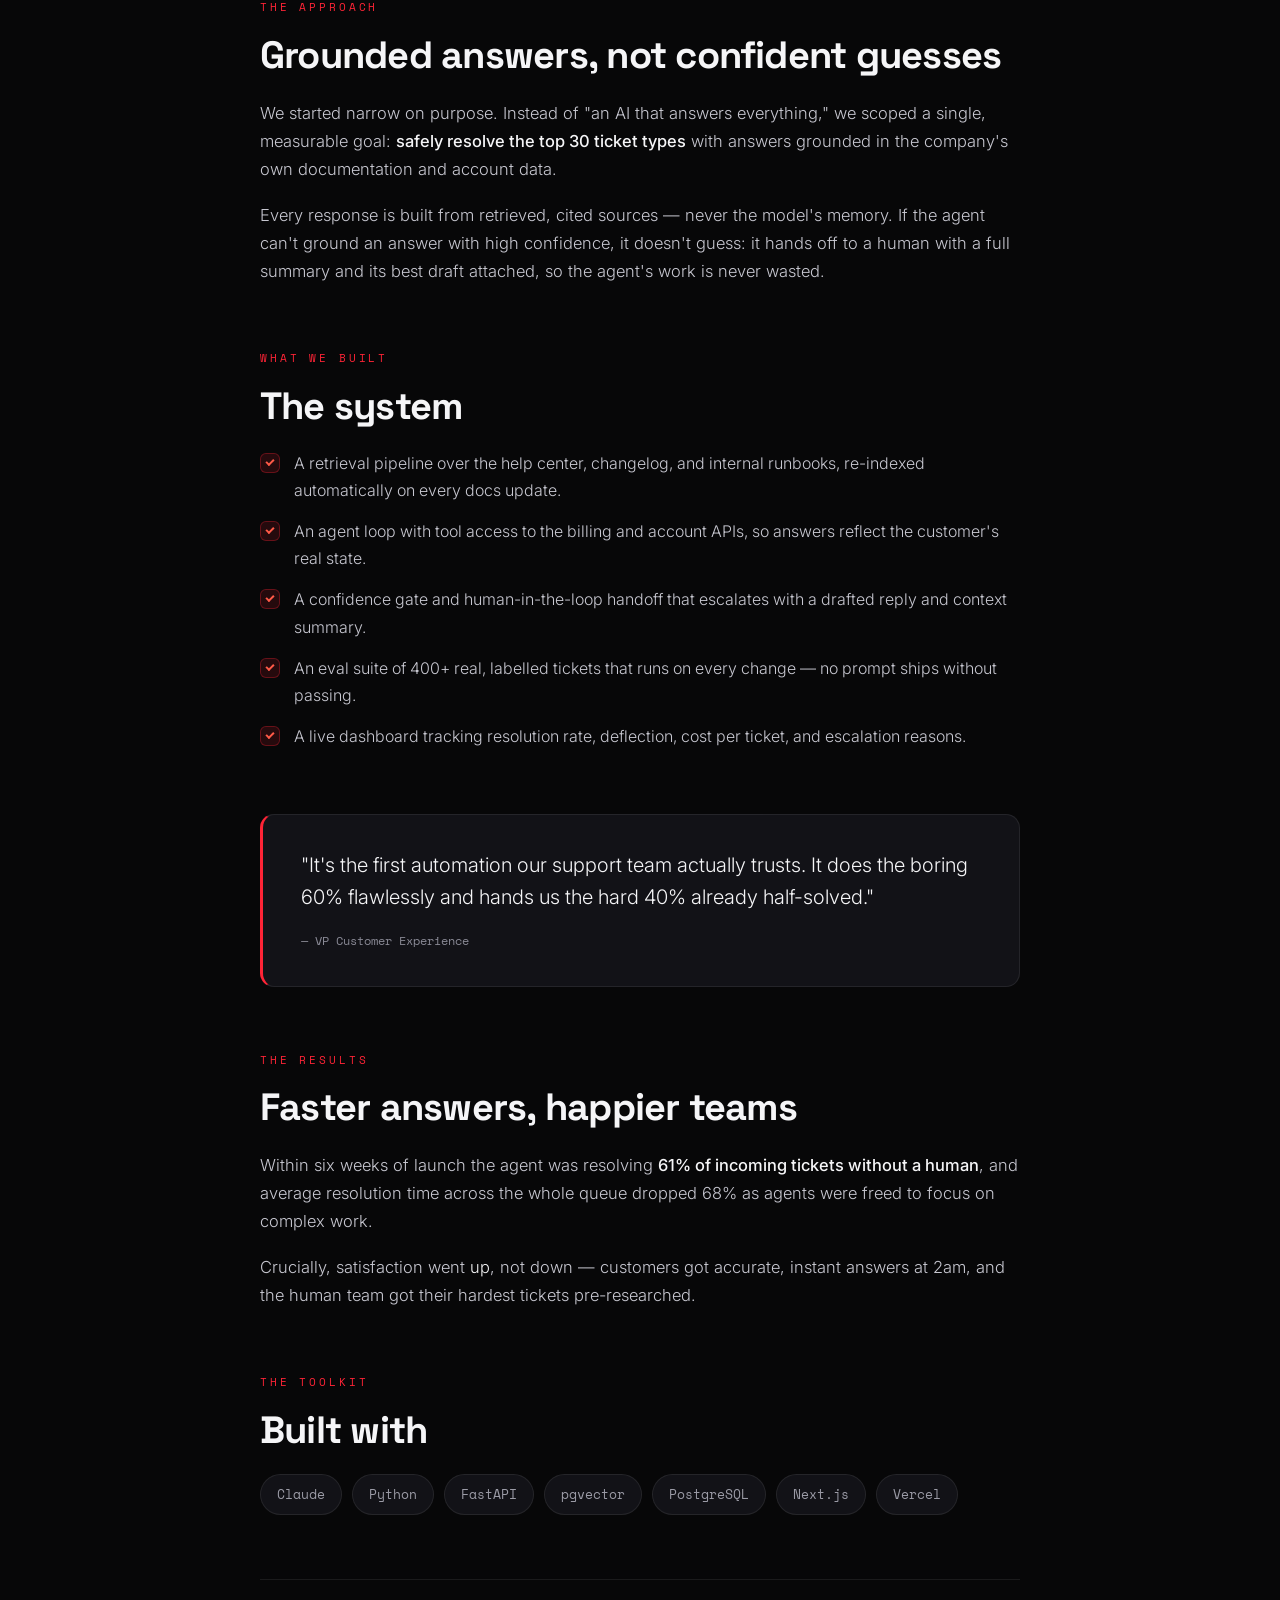
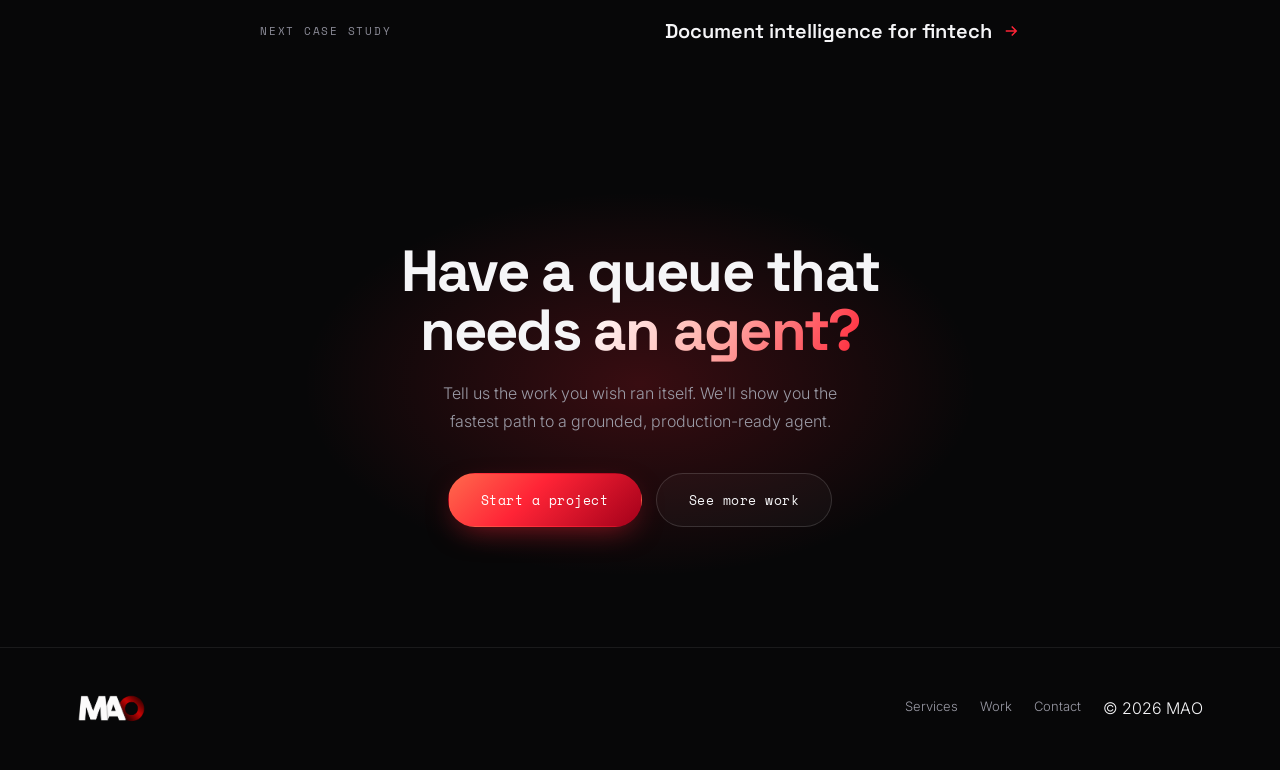
<file: work/support-copilot.html>
<!DOCTYPE html>
<html lang="en">
<head>
<meta charset="UTF-8">
<meta name="viewport" content="width=device-width, initial-scale=1.0">
<title>Support Copilot — MAO Case Study</title>
<meta name="description" content="How MAO built a retrieval-grounded AI agent that resolves routine support tickets end to end — cutting resolution time by 68%.">
<meta name="theme-color" content="#070708">
<link rel="icon" type="image/png" href="../assets/mao-logo.png">
<link rel="preconnect" href="https://fonts.googleapis.com">
<link rel="preconnect" href="https://fonts.gstatic.com" crossorigin>
<link href="https://fonts.googleapis.com/css2?family=Space+Grotesk:wght@400;500;600;700&family=Inter:wght@300;400;500;600&family=Space+Mono:wght@400;700&display=swap" rel="stylesheet">
<link rel="stylesheet" href="../assets/case.css">
</head>
<body>
<a class="skip-link" href="#main">Skip to content</a>
<div id="cursor" aria-hidden="true"></div>
<div id="cursor-ring" aria-hidden="true"></div>
<div id="progress" aria-hidden="true"></div>

<nav aria-label="Primary">
  <a class="nav-logo" href="../index.html" aria-label="MAO home"><img src="../assets/mao-logo.png" alt=""></a>
  <span class="nav-spacer"></span>
  <a class="nav-back" href="../index.html#work"><svg viewBox="0 0 24 24"><path d="M19 12H5M11 18l-6-6 6-6"/></svg>All work</a>
  <button class="nav-cta" onclick="location.href='../index.html#cta'">Start a project</button>
</nav>

<main id="main">
  <header class="case-hero">
    <canvas id="case-fx" aria-hidden="true"></canvas>
    <div class="wrap">
      <a class="crumb" href="../index.html#work"><svg viewBox="0 0 24 24"><path d="M19 12H5M11 18l-6-6 6-6"/></svg>Case study</a>
      <span class="case-tag">SUPPORT COPILOT</span>
      <h1 class="case-h1">An AI agent that <span class="grad">closes support tickets.</span></h1>
      <p class="case-sum">A B2B SaaS team was drowning in repetitive tickets. We built a retrieval-grounded agent that drafts replies, pulls the right docs, and resolves routine requests end to end — escalating only what genuinely needs a human.</p>
      <div class="case-meta">
        <div><div class="k">Client</div><div class="v">B2B SaaS platform</div></div>
        <div><div class="k">Industry</div><div class="v">Software</div></div>
        <div><div class="k">Timeline</div><div class="v">7 weeks</div></div>
        <div><div class="k">Our role</div><div class="v">Design · Eng · MLOps</div></div>
      </div>
    </div>
  </header>

  <section class="metric-band" aria-label="Outcomes">
    <div class="wrap">
      <div class="metric"><div class="num">−68%</div><div class="cap">Average resolution time</div></div>
      <div class="metric"><div class="num">61%</div><div class="cap">Tickets auto-resolved</div></div>
      <div class="metric"><div class="num">4.7/5</div><div class="cap">Customer satisfaction</div></div>
    </div>
  </section>

  <div class="case-body">
    <section class="case-section">
      <span class="label">THE CHALLENGE</span>
      <h2>A support queue growing faster than the team</h2>
      <p>The company was scaling fast, and support volume scaled with it. Roughly <strong>70% of incoming tickets were variations of the same few dozen questions</strong> — billing, onboarding, integration setup — yet every one waited in the same queue behind genuinely hard problems.</p>
      <p>Agents spent their day copy-pasting from a sprawling help center, response times crept past a day, and the best people burned out on work that didn't need them. Off-the-shelf chatbots had been tried and quietly switched off: they hallucinated, couldn't see customer context, and made things worse.</p>
    </section>

    <section class="case-section">
      <span class="label">THE APPROACH</span>
      <h2>Grounded answers, not confident guesses</h2>
      <p>We started narrow on purpose. Instead of "an AI that answers everything," we scoped a single, measurable goal: <strong>safely resolve the top 30 ticket types</strong> with answers grounded in the company's own documentation and account data.</p>
      <p>Every response is built from retrieved, cited sources — never the model's memory. If the agent can't ground an answer with high confidence, it doesn't guess: it hands off to a human with a full summary and its best draft attached, so the agent's work is never wasted.</p>
    </section>

    <section class="case-section">
      <span class="label">WHAT WE BUILT</span>
      <h2>The system</h2>
      <ul class="feature-list">
        <li>A retrieval pipeline over the help center, changelog, and internal runbooks, re-indexed automatically on every docs update.</li>
        <li>An agent loop with tool access to the billing and account APIs, so answers reflect the customer's real state.</li>
        <li>A confidence gate and human-in-the-loop handoff that escalates with a drafted reply and context summary.</li>
        <li>An eval suite of 400+ real, labelled tickets that runs on every change — no prompt ships without passing.</li>
        <li>A live dashboard tracking resolution rate, deflection, cost per ticket, and escalation reasons.</li>
      </ul>
    </section>

    <div class="pullquote">
      <p>"It's the first automation our support team actually trusts. It does the boring 60% flawlessly and hands us the hard 40% already half-solved."</p>
      <div class="by">— VP Customer Experience</div>
    </div>

    <section class="case-section">
      <span class="label">THE RESULTS</span>
      <h2>Faster answers, happier teams</h2>
      <p>Within six weeks of launch the agent was resolving <strong>61% of incoming tickets without a human</strong>, and average resolution time across the whole queue dropped 68% as agents were freed to focus on complex work.</p>
      <p>Crucially, satisfaction went <em style="font-style:normal;color:var(--white)">up</em>, not down — customers got accurate, instant answers at 2am, and the human team got their hardest tickets pre-researched.</p>
    </section>

    <section class="case-section">
      <span class="label">THE TOOLKIT</span>
      <h2>Built with</h2>
      <div class="tech-chips"><span>Claude</span><span>Python</span><span>FastAPI</span><span>pgvector</span><span>PostgreSQL</span><span>Next.js</span><span>Vercel</span></div>
    </section>

    <nav class="case-next" aria-label="More work">
      <span class="nx-k">NEXT CASE STUDY</span>
      <a href="document-intelligence.html">Document intelligence for fintech <svg viewBox="0 0 24 24"><path d="M5 12h14M13 6l6 6-6 6"/></svg></a>
    </nav>
  </div>
</main>

<section class="cta-strip">
  <div class="in">
    <h2>Have a queue that needs <span class="grad">an agent?</span></h2>
    <p>Tell us the work you wish ran itself. We'll show you the fastest path to a grounded, production-ready agent.</p>
    <div class="cta-btns">
      <button class="btn btn-primary" onclick="location.href='../index.html#cta'">Start a project</button>
      <button class="btn btn-ghost" onclick="location.href='../index.html#work'">See more work</button>
    </div>
  </div>
</section>

<footer>
  <a class="l" href="../index.html" aria-label="MAO home"><img src="../assets/mao-logo.png" alt="MAO"></a>
  <div class="r">
    <a href="../index.html#services">Services</a>
    <a href="../index.html#work">Work</a>
    <a href="mailto:hello@mao-webs.com">Contact</a>
    <span>© <span data-year>2026</span> MAO</span>
  </div>
</footer>

<script src="../assets/case.js"></script>
</body>
</html>
</file>
<file: assets/case.css>
/* ── MAO case-study shared styles ── */
*, *::before, *::after { box-sizing:border-box; margin:0; padding:0; }
:root{
  --bg:#070708; --bg2:#0c0c0f; --panel:#121217; --panel-2:#16161c;
  --line:rgba(255,255,255,0.08); --line-2:rgba(255,255,255,0.14);
  --white:#f5f5f7; --muted:#9b9ba6; --dim:#8a8a96;
  --red:#ff2436; --red-bright:#ff5a48; --crimson:#c2001a; --maroon:#7a0012;
  --grad-red:linear-gradient(135deg,#ff6a4d 0%,#ff2436 42%,#a3001a 100%);
  --grad-text:linear-gradient(120deg,#ffffff 0%,#ffb3ad 45%,#ff2436 100%);
  --ease:cubic-bezier(0.22,1,0.36,1);
}
html{ scroll-behavior:smooth; overflow-x:hidden; }
body{ background:var(--bg); color:var(--white); font-family:'Inter',system-ui,sans-serif; font-weight:300; line-height:1.7; overflow-x:hidden; -webkit-font-smoothing:antialiased; }
@media (pointer:fine){ body{ cursor:none; } }
::selection{ background:var(--red); color:#fff; }
a{ color:inherit; text-decoration:none; }
img{ display:block; max-width:100%; }
button{ font-family:inherit; }
.sr-only{ position:absolute; width:1px; height:1px; padding:0; margin:-1px; overflow:hidden; clip:rect(0,0,0,0); white-space:nowrap; border:0; }
:focus-visible{ outline:2px solid var(--red-bright); outline-offset:4px; border-radius:3px; }

.skip-link{ position:absolute; left:50%; top:-60px; transform:translateX(-50%); background:var(--red); color:#fff; padding:10px 20px; border-radius:0 0 10px 10px; z-index:1000; font-size:13px; transition:top .2s; }
.skip-link:focus{ top:0; }

/* cursor */
#cursor{ position:fixed; width:8px; height:8px; background:var(--red); border-radius:50%; pointer-events:none; z-index:9999; transform:translate(-50%,-50%); transition:width .25s,height .25s; }
#cursor-ring{ position:fixed; width:38px; height:38px; border:1px solid rgba(255,36,54,.55); border-radius:50%; pointer-events:none; z-index:9998; transform:translate(-50%,-50%); transition:width .3s,height .3s,border-color .3s; }
body.cursor-hover #cursor{ width:0; height:0; }
body.cursor-hover #cursor-ring{ width:60px; height:60px; border-color:rgba(255,90,72,.9); background:rgba(255,36,54,.08); }
@media (pointer:coarse){ #cursor,#cursor-ring{ display:none; } }

#progress{ position:fixed; top:0; left:0; height:2px; width:0; background:var(--grad-red); z-index:200; box-shadow:0 0 14px rgba(255,36,54,.7); }

/* nav */
nav[aria-label="Primary"]{ position:fixed; top:18px; left:50%; transform:translateX(-50%); z-index:150; display:flex; align-items:center; gap:26px; padding:11px 14px 11px 18px; background:rgba(12,12,15,.6); backdrop-filter:blur(22px) saturate(1.4); -webkit-backdrop-filter:blur(22px) saturate(1.4); border:1px solid var(--line); border-radius:100px; max-width:calc(100vw - 28px); }
.nav-logo{ flex-shrink:0; display:flex; align-items:center; }
.nav-logo img{ height:28px; width:auto; max-width:none; display:block; }
.nav-spacer{ flex:1; }
.nav-back{ font-size:13px; color:var(--muted); display:inline-flex; align-items:center; gap:8px; transition:color .25s; white-space:nowrap; }
.nav-back:hover{ color:var(--white); }
.nav-back svg{ width:15px; height:15px; stroke:currentColor; fill:none; stroke-width:2; }
.nav-cta{ font-family:'Space Mono',monospace; font-size:12px; letter-spacing:.04em; padding:11px 20px; background:var(--grad-red); border:none; color:#fff; border-radius:100px; cursor:pointer; transition:transform .25s var(--ease),box-shadow .3s; white-space:nowrap; }
.nav-cta:hover, .nav-cta:focus-visible{ transform:translateY(-2px); box-shadow:0 12px 30px -8px rgba(255,36,54,.6); }

/* layout */
.wrap{ max-width:980px; margin:0 auto; padding:0 6vw; }

/* hero */
.case-hero{ position:relative; padding:170px 0 70px; overflow:hidden; }
#case-fx{ position:absolute; inset:0; width:100%; height:100%; z-index:0; opacity:.9; }
.case-hero .wrap{ position:relative; z-index:2; }
.case-hero::after{ content:''; position:absolute; inset:0; z-index:1; pointer-events:none; background:radial-gradient(ellipse 60% 60% at 50% 0%,rgba(255,36,54,.10),transparent 60%); }
.crumb{ display:inline-flex; align-items:center; gap:8px; font-family:'Space Mono',monospace; font-size:12px; color:var(--muted); margin-bottom:26px; transition:color .25s; }
.crumb:hover{ color:var(--white); }
.crumb svg{ width:14px; height:14px; stroke:currentColor; fill:none; stroke-width:2; }
.case-tag{ display:inline-block; font-family:'Space Mono',monospace; font-size:11px; letter-spacing:.18em; color:var(--red); padding:7px 14px; border:1px solid rgba(255,36,54,.3); border-radius:100px; margin-bottom:24px; }
.case-h1{ font-family:'Space Grotesk',sans-serif; font-weight:700; font-size:clamp(34px,6vw,68px); line-height:1.02; letter-spacing:-.03em; max-width:16ch; }
.case-h1 .grad{ background:var(--grad-text); -webkit-background-clip:text; background-clip:text; -webkit-text-fill-color:transparent; }
.case-sum{ font-size:clamp(16px,1.6vw,20px); color:var(--muted); max-width:60ch; margin-top:24px; }
.case-meta{ display:grid; grid-template-columns:repeat(4,1fr); gap:1px; background:var(--line); border:1px solid var(--line); border-radius:16px; overflow:hidden; margin-top:48px; }
.case-meta div{ background:var(--bg); padding:22px 24px; }
.case-meta .k{ font-family:'Space Mono',monospace; font-size:10px; letter-spacing:.16em; color:var(--dim); text-transform:uppercase; }
.case-meta .v{ font-family:'Space Grotesk',sans-serif; font-weight:600; font-size:15px; margin-top:8px; }

/* metric band */
.metric-band{ border-top:1px solid var(--line); border-bottom:1px solid var(--line); background:var(--bg2); }
.metric-band .wrap{ display:grid; grid-template-columns:repeat(3,1fr); gap:40px; padding-top:54px; padding-bottom:54px; }
.metric{ text-align:left; }
.metric .num{ font-family:'Space Grotesk',sans-serif; font-weight:700; font-size:clamp(34px,4.4vw,52px); line-height:1; background:var(--grad-text); -webkit-background-clip:text; background-clip:text; -webkit-text-fill-color:transparent; }
.metric .cap{ font-size:13.5px; color:var(--muted); margin-top:12px; }

/* content */
.case-body{ padding:90px 0 40px; }
.case-section{ max-width:760px; margin:0 auto 64px; opacity:0; transform:translateY(24px); transition:opacity .7s var(--ease),transform .7s var(--ease); }
.case-section.visible{ opacity:1; transform:none; }
.case-section .label{ font-family:'Space Mono',monospace; font-size:11px; letter-spacing:.26em; color:var(--red); display:block; margin-bottom:18px; }
.case-section h2{ font-family:'Space Grotesk',sans-serif; font-weight:700; font-size:clamp(24px,3.4vw,38px); letter-spacing:-.02em; line-height:1.1; margin-bottom:22px; }
.case-section p{ font-size:16.5px; color:#c7c7d0; margin-bottom:18px; }
.case-section p strong{ color:var(--white); font-weight:500; }
.feature-list{ list-style:none; display:grid; gap:14px; margin-top:8px; }
.feature-list li{ position:relative; padding-left:34px; font-size:16px; color:#c7c7d0; }
.feature-list li::before{ content:''; position:absolute; left:0; top:3px; width:20px; height:20px; border-radius:6px; background:rgba(255,36,54,.12); border:1px solid rgba(255,36,54,.3); }
.feature-list li::after{ content:''; position:absolute; left:6px; top:9px; width:8px; height:5px; border-left:2px solid var(--red-bright); border-bottom:2px solid var(--red-bright); transform:rotate(-45deg); }
.pullquote{ max-width:760px; margin:0 auto 64px; padding:34px 38px; background:var(--panel); border:1px solid var(--line); border-left:3px solid var(--red); border-radius:14px; }
.pullquote p{ font-size:20px; font-weight:300; line-height:1.6; color:var(--white); }
.pullquote .by{ font-family:'Space Mono',monospace; font-size:12px; color:var(--dim); margin-top:18px; }
.tech-chips{ display:flex; flex-wrap:wrap; gap:10px; margin-top:8px; }
.tech-chips span{ font-family:'Space Mono',monospace; font-size:12.5px; color:var(--muted); padding:9px 16px; border:1px solid var(--line); border-radius:100px; background:var(--panel); }

/* next + cta */
.case-next{ max-width:760px; margin:10px auto 0; display:flex; justify-content:space-between; align-items:center; flex-wrap:wrap; gap:18px; padding:34px 0; border-top:1px solid var(--line); }
.case-next .nx-k{ font-family:'Space Mono',monospace; font-size:11px; letter-spacing:.16em; color:var(--dim); }
.case-next a{ font-family:'Space Grotesk',sans-serif; font-weight:600; font-size:20px; display:inline-flex; align-items:center; gap:10px; transition:gap .3s,color .3s; }
.case-next a:hover{ gap:16px; color:var(--red-bright); }
.case-next a svg{ width:18px; height:18px; stroke:var(--red); fill:none; stroke-width:2; }

.cta-strip{ position:relative; text-align:center; padding:120px 6vw; overflow:hidden; }
.cta-strip::before{ content:''; position:absolute; top:50%; left:50%; transform:translate(-50%,-50%); width:700px; height:400px; max-width:120vw; background:radial-gradient(ellipse,rgba(255,36,54,.2),transparent 68%); pointer-events:none; }
.cta-strip .in{ position:relative; z-index:2; max-width:640px; margin:0 auto; }
.cta-strip h2{ font-family:'Space Grotesk',sans-serif; font-weight:700; font-size:clamp(30px,5vw,58px); line-height:1.02; letter-spacing:-.03em; }
.cta-strip h2 .grad{ background:var(--grad-text); -webkit-background-clip:text; background-clip:text; -webkit-text-fill-color:transparent; }
.cta-strip p{ color:var(--muted); margin:20px auto 0; max-width:440px; }
.cta-btns{ display:flex; gap:14px; justify-content:center; flex-wrap:wrap; margin-top:38px; }
.btn{ font-family:'Space Mono',monospace; font-size:13px; letter-spacing:.04em; padding:16px 32px; border-radius:100px; cursor:pointer; transition:transform .3s var(--ease),box-shadow .3s,border-color .3s,background .3s; border:1px solid transparent; }
.btn-primary{ background:var(--grad-red); color:#fff; box-shadow:0 10px 30px -10px rgba(255,36,54,.55); }
.btn-primary:hover, .btn-primary:focus-visible{ transform:translateY(-3px); box-shadow:0 20px 45px -12px rgba(255,36,54,.7); }
.btn-ghost{ background:rgba(255,255,255,.03); border-color:var(--line-2); color:var(--white); }
.btn-ghost:hover, .btn-ghost:focus-visible{ border-color:var(--red); background:rgba(255,36,54,.06); transform:translateY(-3px); }

/* footer */
footer{ border-top:1px solid var(--line); padding:46px 6vw; display:flex; justify-content:space-between; align-items:center; flex-wrap:wrap; gap:18px; }
footer .l{ display:flex; align-items:center; gap:14px; }
footer .l img{ height:30px; }
footer .l span{ font-family:'Space Mono',monospace; font-size:12px; color:var(--dim); }
footer .r{ display:flex; gap:22px; }
footer .r a{ font-size:13px; color:var(--muted); transition:color .25s; }
footer .r a:hover{ color:var(--white); }

@media (max-width:760px){
  .case-meta{ grid-template-columns:1fr 1fr; }
  .metric-band .wrap{ grid-template-columns:1fr; gap:28px; }
  .nav-cta{ display:none; }
  body{ cursor:auto; }
  #cursor,#cursor-ring{ display:none; }
}
@media (prefers-reduced-motion:reduce){
  *,*::before,*::after{ animation-duration:.001ms!important; transition-duration:.001ms!important; scroll-behavior:auto!important; }
  .case-section{ opacity:1!important; transform:none!important; }
}
</file>
